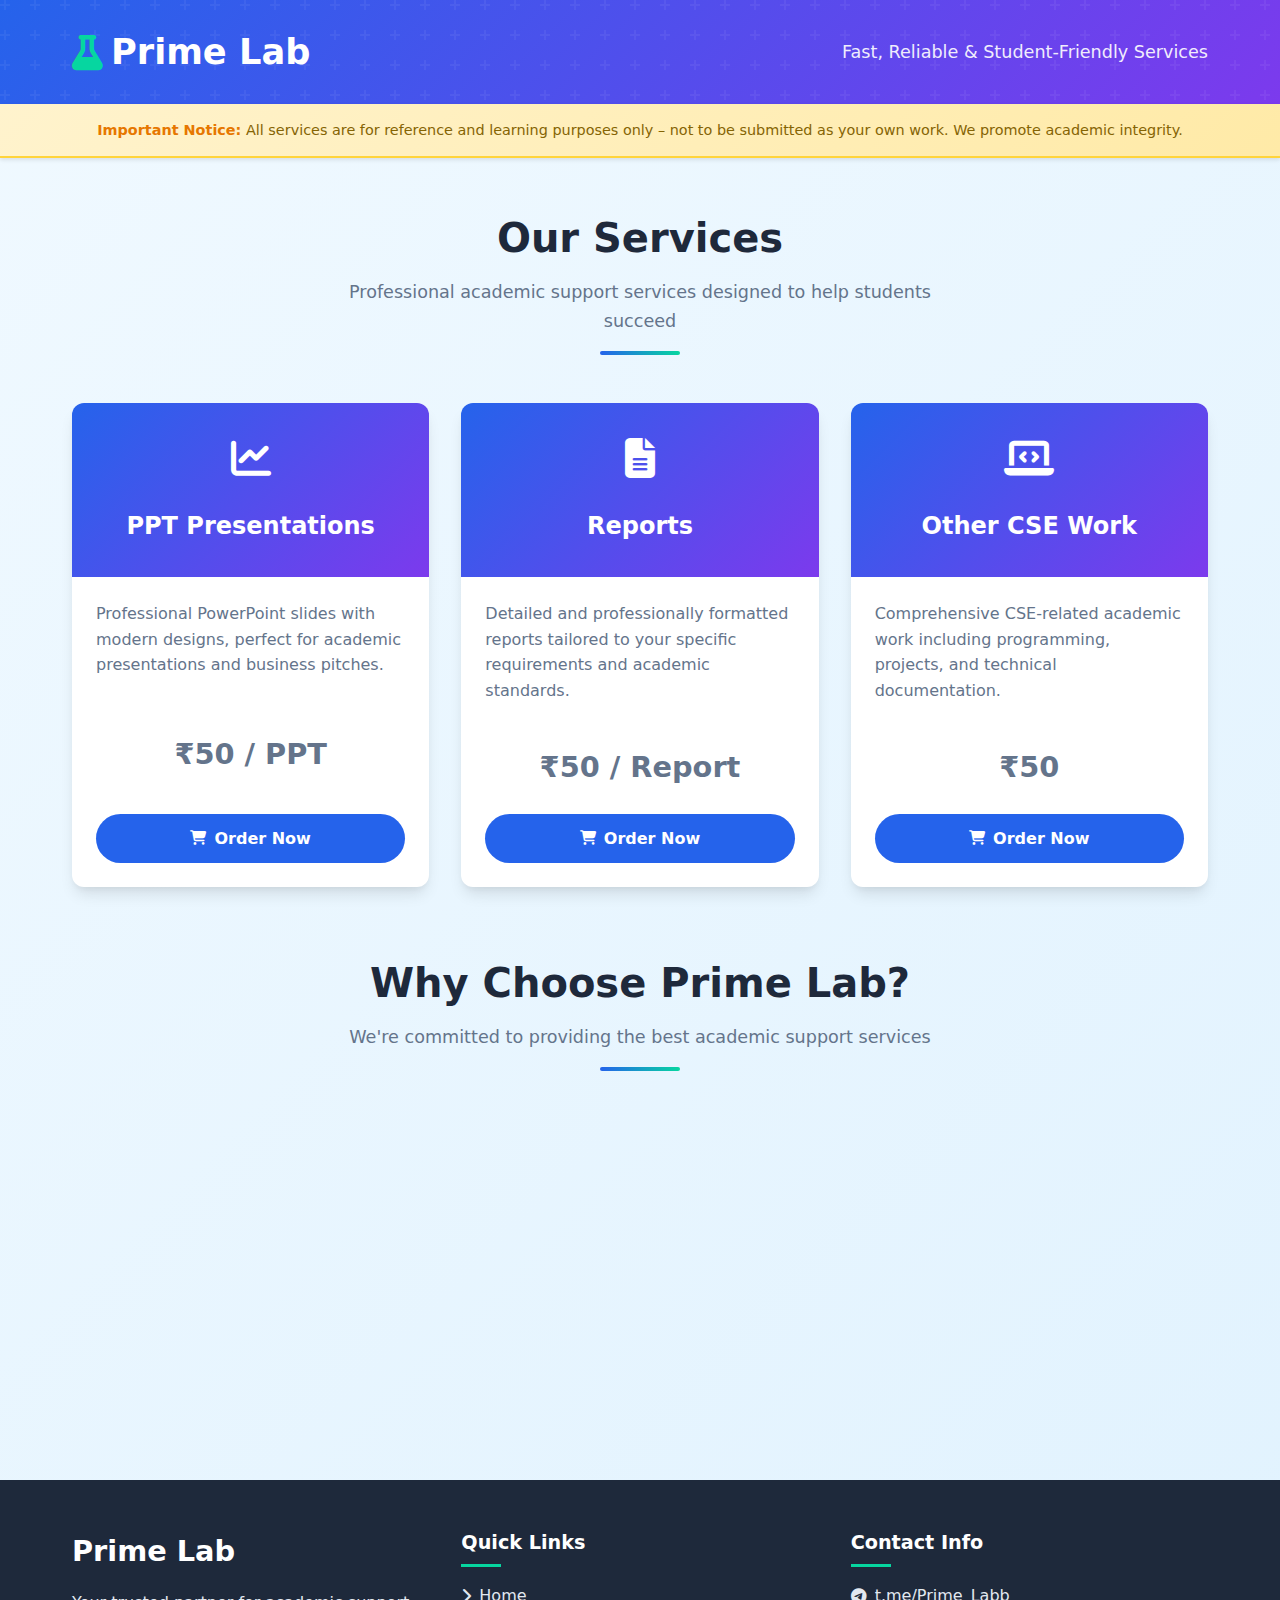
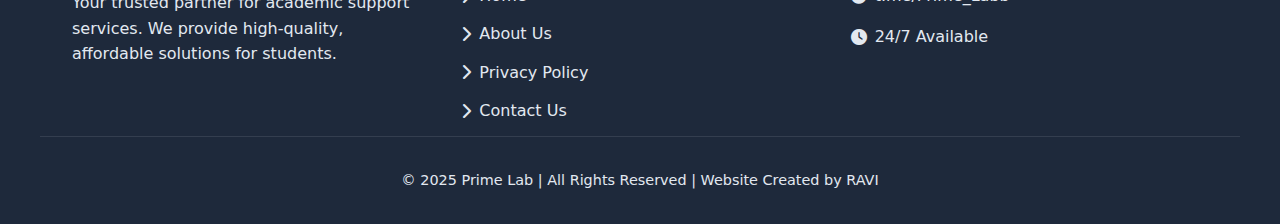
<file: index.html>
<!DOCTYPE html>
<html lang="en">
<head>
  <meta charset="UTF-8">
  <meta name="viewport" content="width=device-width, initial-scale=1.0">
  <title>Prime Lab - PPT & Reports</title>
  <link rel="stylesheet" href="style.css">
  <link rel="stylesheet" href="https://cdnjs.cloudflare.com/ajax/libs/font-awesome/6.4.0/css/all.min.css">
  
  <!-- Favicon -->
  <link rel="icon" type="image/png" href="primelab.png">
  <link rel="apple-touch-icon" href="primelab.png">
  <link rel="shortcut icon" href="primelab.png" type="image/png">
</head>
<body>
  <header>
    <div class="header-content">
      <a href="index.html" class="logo">
        <i class="fas fa-flask"></i>
        Prime Lab
      </a>
      <p class="tagline">Fast, Reliable &amp; Student-Friendly Services</p>
    </div>
  </header>

    <!-- Disclaimer Banner -->
  <div class="disclaimer">
    <div class="disclaimer-content">
      <div class="disclaimer-text">
        <strong>Important Notice:</strong> All services are for reference and learning purposes only – not to be submitted as your own work. We promote academic integrity.
      </div>
    </div>
  </div>

  <div class="container">
    <div class="section-title">
      <h2>Our Services</h2>
      <p>Professional academic support services designed to help students succeed</p>
    </div>

    <div class="cards-grid">
      <div class="card">
        <div class="card-header">
          <div class="card-icon">
            <i class="fas fa-chart-line"></i>
          </div>
          <h3>PPT Presentations</h3>
        </div>
        <div class="card-body">
          <p>Professional PowerPoint slides with modern designs, perfect for academic presentations and business pitches.</p>
          <p class="price">₹50 / PPT</p>
          <a class="btn" href="https://t.me/Prime_Labb?text=Hi%2C%20I%20want%20to%20order%20a%20PowerPoint%20presentation%20(%E2%82%B950%20per%20PPT).%20Topic%3A%20%5Bplease%20specify%5D.%20Number%20of%20slides%3A%20%5Bplease%20specify%5D.%20Thank%20you!">
            <i class="fas fa-shopping-cart"></i> Order Now
          </a>
        </div>
      </div>

      <div class="card">
        <div class="card-header">
          <div class="card-icon">
            <i class="fas fa-file-alt"></i>
          </div>
          <h3>Reports</h3>
        </div>
        <div class="card-body">
          <p>Detailed and professionally formatted reports tailored to your specific requirements and academic standards.</p>
          <p class="price">₹50 / Report</p>
          <a class="btn" href="https://t.me/Prime_Labb?text=Hi%2C%20I%20want%20to%20order%20a%20detailed%20report%20(%E2%82%B950%20per%20report).%20Topic%2Fsubject%3A%20%5Bplease%20specify%5D.%20Number%20of%20pages%3A%20%5Bplease%20specify%5D.%20Thank%20you!">
            <i class="fas fa-shopping-cart"></i> Order Now
          </a>
        </div>
      </div>

      <div class="card">
        <div class="card-header">
          <div class="card-icon">
            <i class="fas fa-laptop-code"></i>
          </div>
          <h3>Other CSE Work</h3>
        </div>
        <div class="card-body">
          <p>Comprehensive CSE-related academic work including programming, projects, and technical documentation.</p>
          <p class="price">₹50</p>
          <a class="btn" href="https://t.me/Prime_Labb?text=Hi%2C%20I%20want%20to%20order%20other%20CSE-related%20work%20(%E2%82%B950).%20Please%20let%20me%20know%20what%20details%20you%20need%20from%20me.%20Thank%20you!">
            <i class="fas fa-shopping-cart"></i> Order Now
          </a>
        </div>
      </div>
    </div>

    <div class="section-title">
      <h2>Why Choose Prime Lab?</h2>
      <p>We're committed to providing the best academic support services</p>
    </div>

    <div class="features">
      <div class="feature">
        <div class="feature-icon">
          <i class="fas fa-bolt"></i>
        </div>
        <h3>Fast Delivery</h3>
        <p>Get your work completed quickly without compromising on quality.</p>
      </div>
      <div class="feature">
        <div class="feature-icon">
          <i class="fas fa-rupee-sign"></i>
        </div>
        <h3>Affordable Pricing</h3>
        <p>Student-friendly rates that won't break your budget.</p>
      </div>
      <div class="feature">
        <div class="feature-icon">
          <i class="fas fa-award"></i>
        </div>
        <h3>Quality Work</h3>
        <p>Professional results that meet academic standards.</p>
      </div>
      <div class="feature">
        <div class="feature-icon">
          <i class="fas fa-headset"></i>
        </div>
        <h3>24/7 Support</h3>
        <p>We're here to help whenever you need assistance.</p>
      </div>
    </div>
  </div>

  <footer>
    <div class="footer-content">
      <div class="footer-about">
        <div class="footer-logo">Prime Lab</div>
        <p>Your trusted partner for academic support services. We provide high-quality, affordable solutions for students.</p>
      </div>
      <div class="footer-links">
        <h4>Quick Links</h4>
        <ul>
          <li><a href="index.html"><i class="fas fa-chevron-right"></i> Home</a></li>
          <li><a href="about.html"><i class="fas fa-chevron-right"></i> About Us</a></li>
          <li><a href="privacy.html"><i class="fas fa-chevron-right"></i> Privacy Policy</a></li>
          <li><a href="contact.html"><i class="fas fa-chevron-right"></i> Contact Us</a></li>
        </ul>
      </div>
      <div class="footer-contact">
        <h4>Contact Info</h4>
        <p><i class="fab fa-telegram"></i> t.me/Prime_Labb</p>
        <p><i class="fas fa-clock"></i> 24/7 Available</p>
      </div>
    </div>
    <div class="footer-bottom">
      <p>© 2025 Prime Lab | All Rights Reserved | Website Created by RAVI</p>
    </div>
  </footer>

  <script src="script.js"></script>
</body>
</html>
</file>
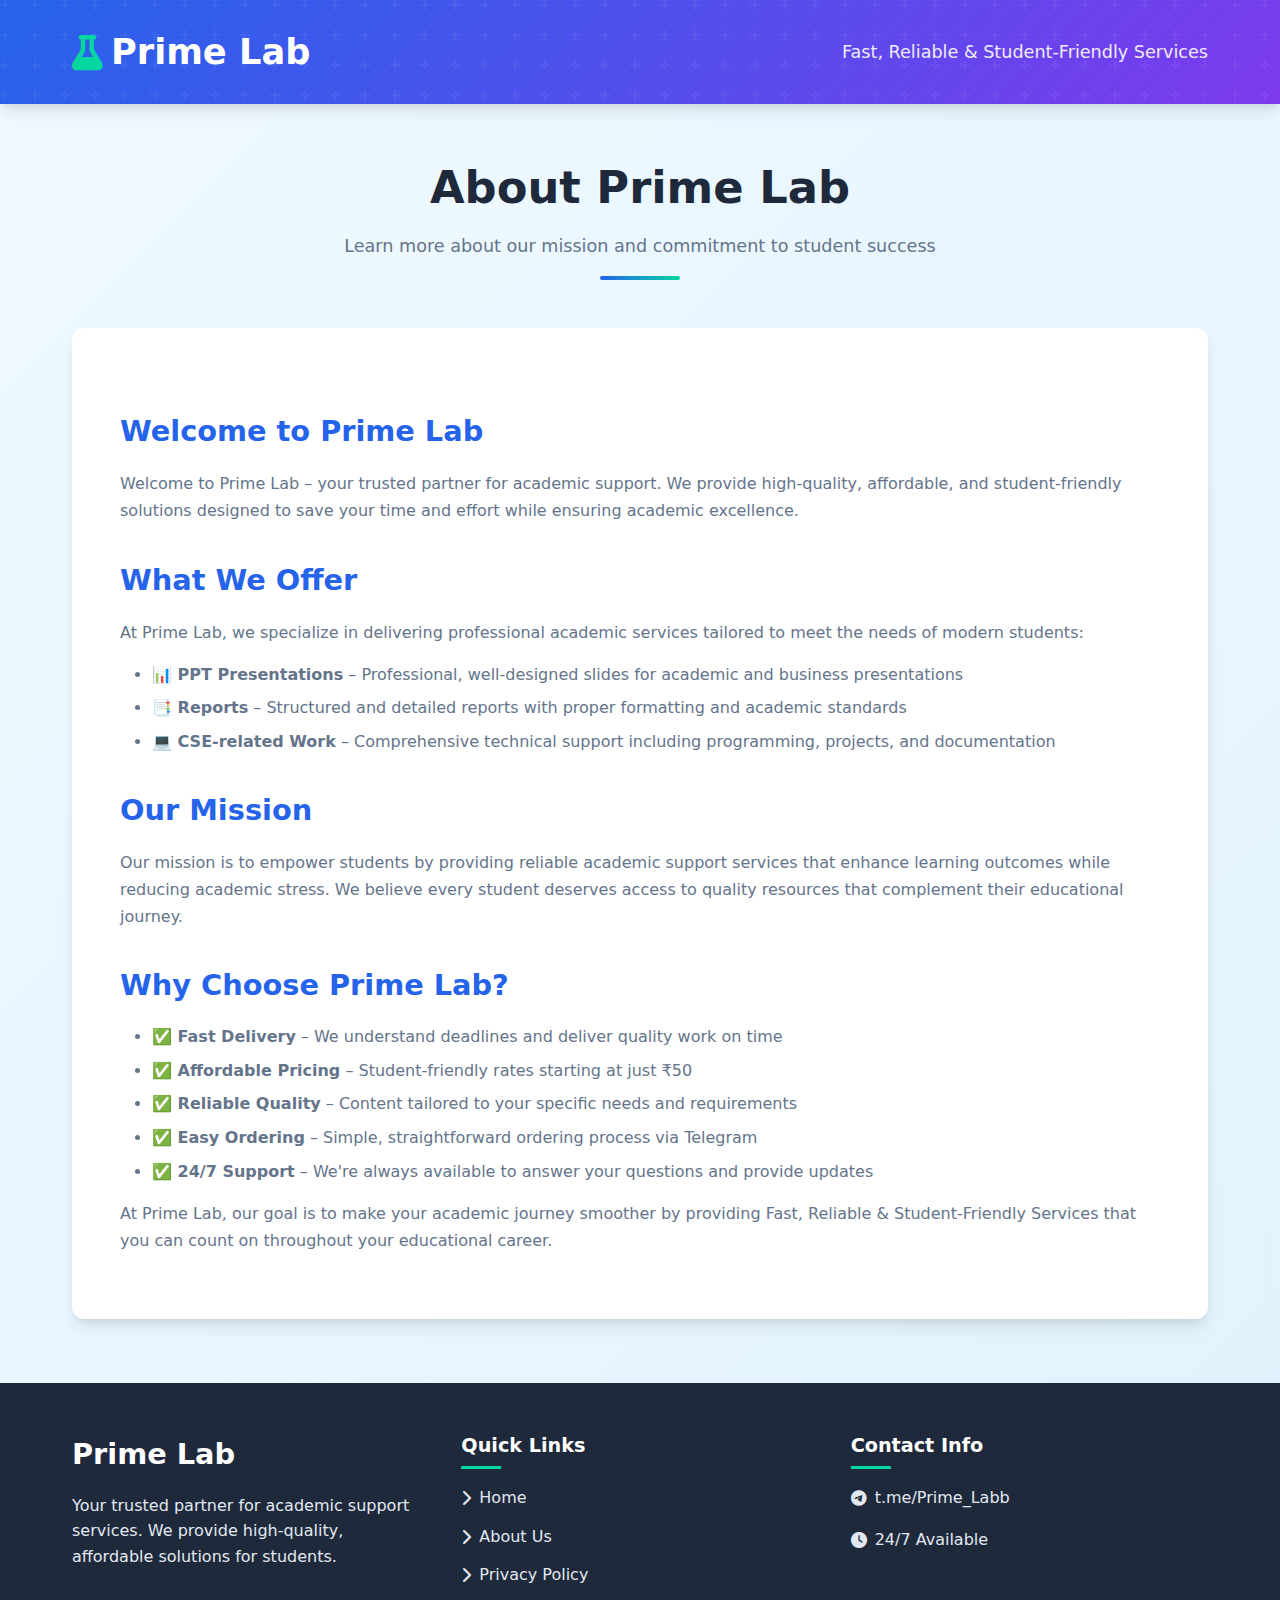
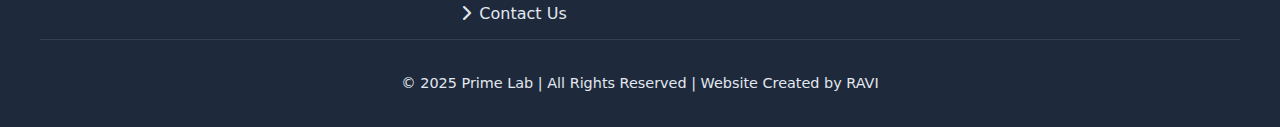
<file: about.html>
<!DOCTYPE html>
<html lang="en">
<head>
  <meta charset="UTF-8">
  <meta name="viewport" content="width=device-width, initial-scale=1.0">
  <title>About - Prime Lab</title>
  <link rel="stylesheet" href="style.css">
  <link rel="stylesheet" href="https://cdnjs.cloudflare.com/ajax/libs/font-awesome/6.4.0/css/all.min.css">
  
  <!-- Favicon -->
  <link rel="icon" type="image/png" href="primelab.png">
  <link rel="apple-touch-icon" href="primelab.png">
  <link rel="shortcut icon" href="primelab.png" type="image/png">
</head>
<body>
  <header>
    <div class="header-content">
      <a href="index.html" class="logo">
        <i class="fas fa-flask"></i>
        Prime Lab
      </a>
      <p class="tagline">Fast, Reliable &amp; Student-Friendly Services</p>
    </div>
  </header>

  <div class="container">
    <div class="section-title">
      <h1>About Prime Lab</h1>
      <p>Learn more about our mission and commitment to student success</p>
    </div>

    <div class="content">
      <h2>Welcome to Prime Lab</h2>
      <p>Welcome to Prime Lab – your trusted partner for academic support. We provide high-quality, affordable, and student-friendly solutions designed to save your time and effort while ensuring academic excellence.</p>

      <h2>What We Offer</h2>
      <p>At Prime Lab, we specialize in delivering professional academic services tailored to meet the needs of modern students:</p>
      <ul>
        <li><strong>📊 PPT Presentations</strong> – Professional, well-designed slides for academic and business presentations</li>
        <li><strong>📑 Reports</strong> – Structured and detailed reports with proper formatting and academic standards</li>
        <li><strong>💻 CSE-related Work</strong> – Comprehensive technical support including programming, projects, and documentation</li>
      </ul>

      <h2>Our Mission</h2>
      <p>Our mission is to empower students by providing reliable academic support services that enhance learning outcomes while reducing academic stress. We believe every student deserves access to quality resources that complement their educational journey.</p>

      <h2>Why Choose Prime Lab?</h2>
      <ul>
        <li><strong>✅ Fast Delivery</strong> – We understand deadlines and deliver quality work on time</li>
        <li><strong>✅ Affordable Pricing</strong> – Student-friendly rates starting at just ₹50</li>
        <li><strong>✅ Reliable Quality</strong> – Content tailored to your specific needs and requirements</li>
        <li><strong>✅ Easy Ordering</strong> – Simple, straightforward ordering process via Telegram</li>
        <li><strong>✅ 24/7 Support</strong> – We're always available to answer your questions and provide updates</li>
      </ul>

      <p>At Prime Lab, our goal is to make your academic journey smoother by providing Fast, Reliable & Student-Friendly Services that you can count on throughout your educational career.</p>
    </div>
  </div>

  <footer>
    <div class="footer-content">
      <div class="footer-about">
        <div class="footer-logo">Prime Lab</div>
        <p>Your trusted partner for academic support services. We provide high-quality, affordable solutions for students.</p>
      </div>
      <div class="footer-links">
        <h4>Quick Links</h4>
        <ul>
          <li><a href="index.html"><i class="fas fa-chevron-right"></i> Home</a></li>
          <li><a href="about.html"><i class="fas fa-chevron-right"></i> About Us</a></li>
          <li><a href="privacy.html"><i class="fas fa-chevron-right"></i> Privacy Policy</a></li>
          <li><a href="contact.html"><i class="fas fa-chevron-right"></i> Contact Us</a></li>
        </ul>
      </div>
      <div class="footer-contact">
        <h4>Contact Info</h4>
        <p><i class="fab fa-telegram"></i> t.me/Prime_Labb</p>
        <p><i class="fas fa-clock"></i> 24/7 Available</p>
      </div>
    </div>
    <div class="footer-bottom">
      <p>© 2025 Prime Lab | All Rights Reserved | Website Created by RAVI</p>
    </div>
  </footer>

  <script src="script.js"></script>
</body>
</html>
</file>
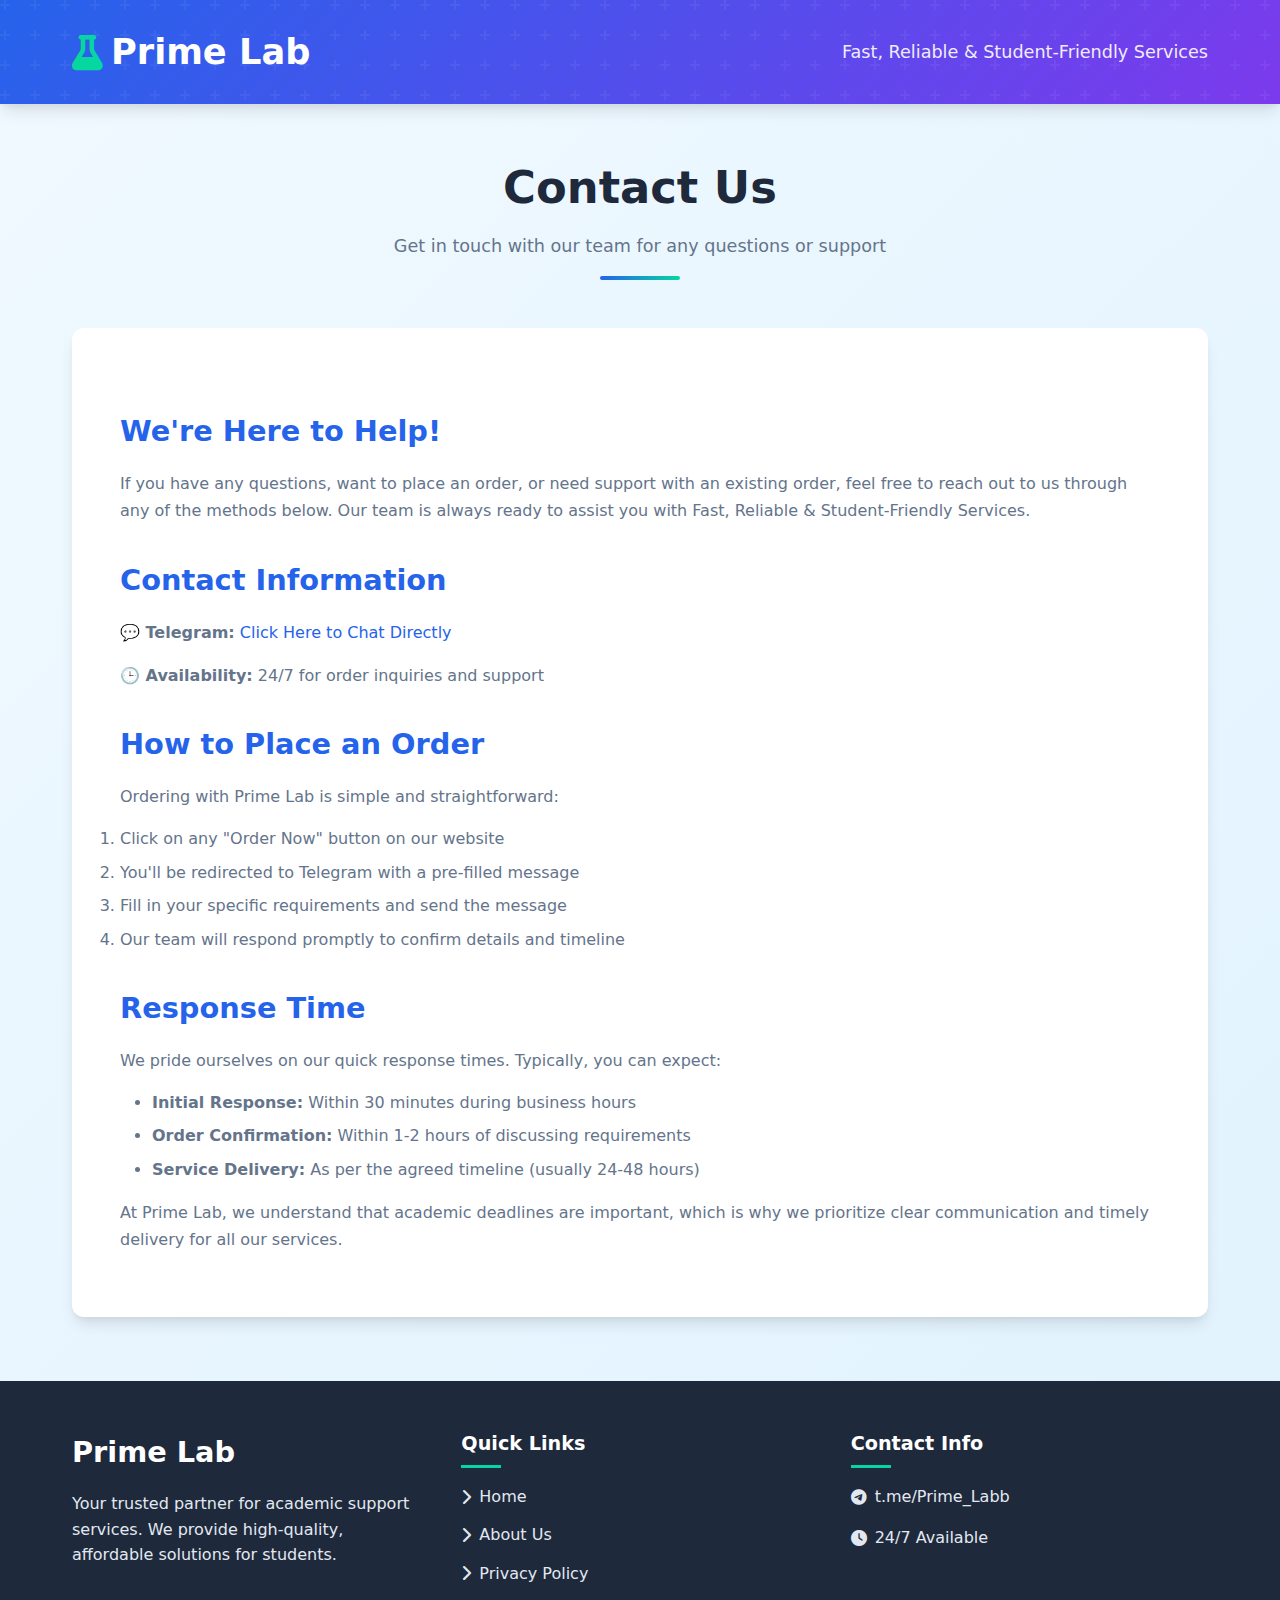
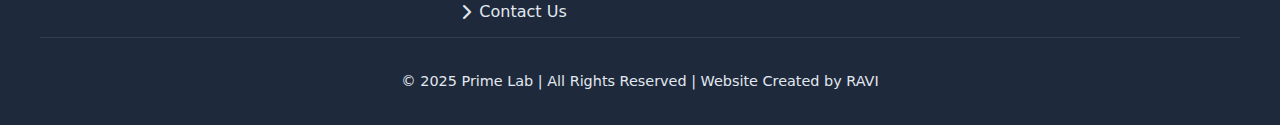
<file: contact.html>
<!DOCTYPE html>
<html lang="en">
<head>
  <meta charset="UTF-8">
  <meta name="viewport" content="width=device-width, initial-scale=1.0">
  <title>Contact Us - Prime Lab</title>
  <link rel="stylesheet" href="style.css">
  <link rel="stylesheet" href="https://cdnjs.cloudflare.com/ajax/libs/font-awesome/6.4.0/css/all.min.css">
  
  <!-- Favicon -->
  <link rel="icon" type="image/png" href="primelab.png">
  <link rel="apple-touch-icon" href="primelab.png">
  <link rel="shortcut icon" href="primelab.png" type="image/png">
</head>
<body>
  <header>
    <div class="header-content">
      <a href="index.html" class="logo">
        <i class="fas fa-flask"></i>
        Prime Lab
      </a>
      <p class="tagline">Fast, Reliable &amp; Student-Friendly Services</p>
    </div>
  </header>

  <div class="container">
    <div class="section-title">
      <h1>Contact Us</h1>
      <p>Get in touch with our team for any questions or support</p>
    </div>

    <div class="content">
      <h2>We're Here to Help!</h2>
      <p>If you have any questions, want to place an order, or need support with an existing order, feel free to reach out to us through any of the methods below. Our team is always ready to assist you with Fast, Reliable & Student-Friendly Services.</p>

      <h2>Contact Information</h2>
      <p><strong>💬 Telegram:</strong> <a href="https://t.me/Prime_Labb">Click Here to Chat Directly</a></p>
      <p><strong>🕒 Availability:</strong> 24/7 for order inquiries and support</p>

      <h2>How to Place an Order</h2>
      <p>Ordering with Prime Lab is simple and straightforward:</p>
      <ol>
        <li>Click on any "Order Now" button on our website</li>
        <li>You'll be redirected to Telegram with a pre-filled message</li>
        <li>Fill in your specific requirements and send the message</li>
        <li>Our team will respond promptly to confirm details and timeline</li>
      </ol>

      <h2>Response Time</h2>
      <p>We pride ourselves on our quick response times. Typically, you can expect:</p>
      <ul>
        <li><strong>Initial Response:</strong> Within 30 minutes during business hours</li>
        <li><strong>Order Confirmation:</strong> Within 1-2 hours of discussing requirements</li>
        <li><strong>Service Delivery:</strong> As per the agreed timeline (usually 24-48 hours)</li>
      </ul>

      <p>At Prime Lab, we understand that academic deadlines are important, which is why we prioritize clear communication and timely delivery for all our services.</p>
    </div>
  </div>

  <footer>
    <div class="footer-content">
      <div class="footer-about">
        <div class="footer-logo">Prime Lab</div>
        <p>Your trusted partner for academic support services. We provide high-quality, affordable solutions for students.</p>
      </div>
      <div class="footer-links">
        <h4>Quick Links</h4>
        <ul>
          <li><a href="index.html"><i class="fas fa-chevron-right"></i> Home</a></li>
          <li><a href="about.html"><i class="fas fa-chevron-right"></i> About Us</a></li>
          <li><a href="privacy.html"><i class="fas fa-chevron-right"></i> Privacy Policy</a></li>
          <li><a href="contact.html"><i class="fas fa-chevron-right"></i> Contact Us</a></li>
        </ul>
      </div>
      <div class="footer-contact">
        <h4>Contact Info</h4>
        <p><i class="fab fa-telegram"></i> t.me/Prime_Labb</p>
        <p><i class="fas fa-clock"></i> 24/7 Available</p>
      </div>
    </div>
    <div class="footer-bottom">
      <p>© 2025 Prime Lab | All Rights Reserved | Website Created by RAVI</p>
    </div>
  </footer>

  <script src="script.js"></script>
</body>
</html>
</file>
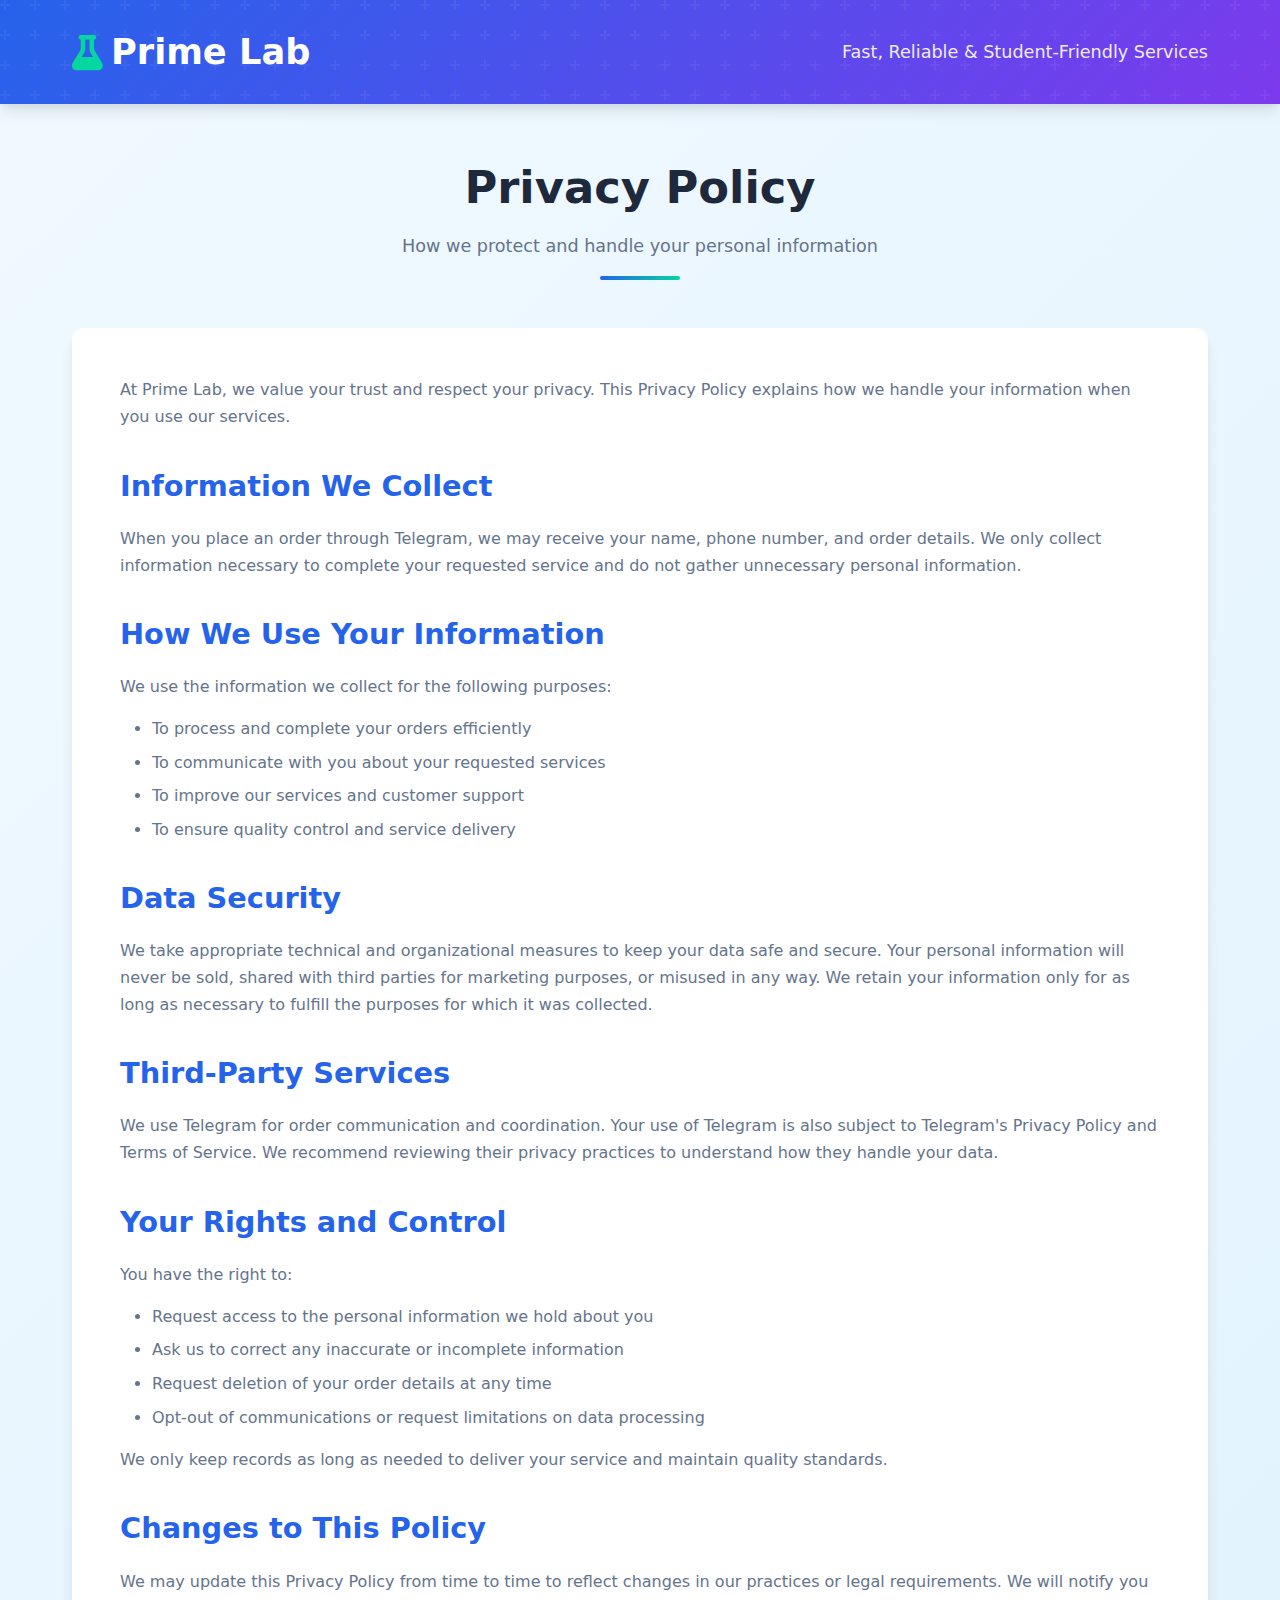
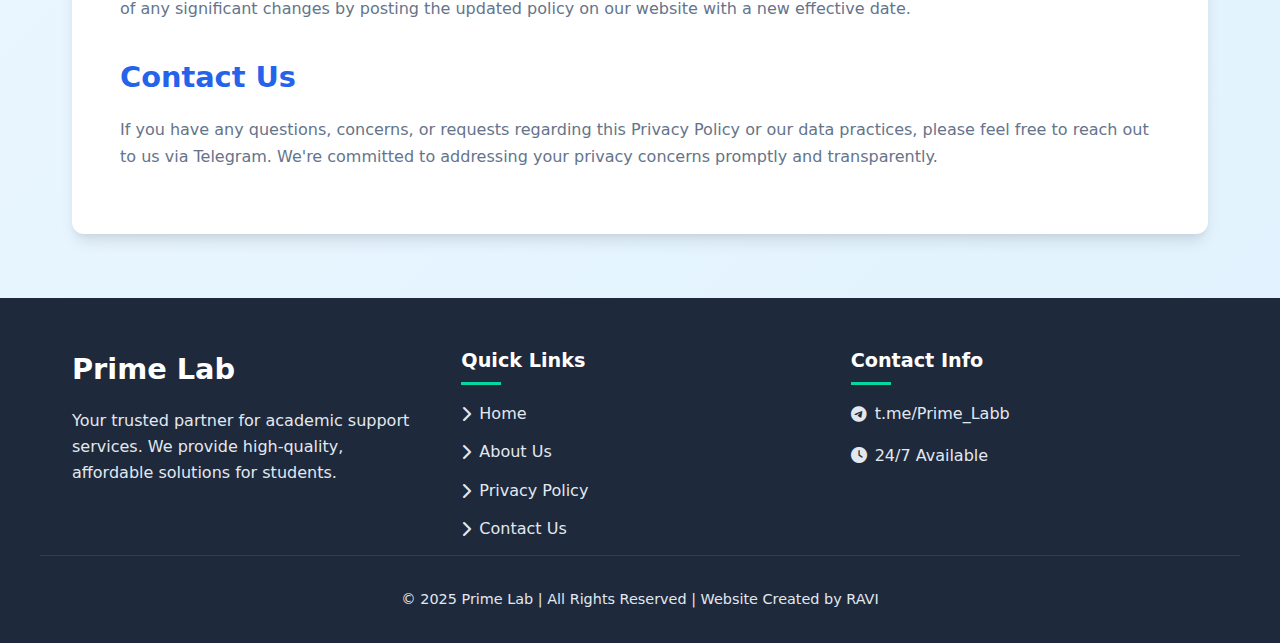
<file: privacy.html>
<!DOCTYPE html>
<html lang="en">
<head>
  <meta charset="UTF-8">
  <meta name="viewport" content="width=device-width, initial-scale=1.0">
  <title>Privacy Policy - Prime Lab</title>
  <link rel="stylesheet" href="style.css">
  <link rel="stylesheet" href="https://cdnjs.cloudflare.com/ajax/libs/font-awesome/6.4.0/css/all.min.css">
  
  <!-- Favicon -->
  <link rel="icon" type="image/png" href="primelab.png">
  <link rel="apple-touch-icon" href="primelab.png">
  <link rel="shortcut icon" href="primelab.png" type="image/png">
</head>
<body>
  <header>
    <div class="header-content">
      <a href="index.html" class="logo">
        <i class="fas fa-flask"></i>
        Prime Lab
      </a>
      <p class="tagline">Fast, Reliable &amp; Student-Friendly Services</p>
    </div>
  </header>

  <div class="container">
    <div class="section-title">
      <h1>Privacy Policy</h1>
      <p>How we protect and handle your personal information</p>
    </div>

    <div class="content">
      <p>At Prime Lab, we value your trust and respect your privacy. This Privacy Policy explains how we handle your information when you use our services.</p>

      <h2>Information We Collect</h2>
      <p>When you place an order through Telegram, we may receive your name, phone number, and order details. We only collect information necessary to complete your requested service and do not gather unnecessary personal information.</p>

      <h2>How We Use Your Information</h2>
      <p>We use the information we collect for the following purposes:</p>
      <ul>
        <li>To process and complete your orders efficiently</li>
        <li>To communicate with you about your requested services</li>
        <li>To improve our services and customer support</li>
        <li>To ensure quality control and service delivery</li>
      </ul>

      <h2>Data Security</h2>
      <p>We take appropriate technical and organizational measures to keep your data safe and secure. Your personal information will never be sold, shared with third parties for marketing purposes, or misused in any way. We retain your information only for as long as necessary to fulfill the purposes for which it was collected.</p>

      <h2>Third-Party Services</h2>
      <p>We use Telegram for order communication and coordination. Your use of Telegram is also subject to Telegram's Privacy Policy and Terms of Service. We recommend reviewing their privacy practices to understand how they handle your data.</p>

      <h2>Your Rights and Control</h2>
      <p>You have the right to:</p>
      <ul>
        <li>Request access to the personal information we hold about you</li>
        <li>Ask us to correct any inaccurate or incomplete information</li>
        <li>Request deletion of your order details at any time</li>
        <li>Opt-out of communications or request limitations on data processing</li>
      </ul>
      <p>We only keep records as long as needed to deliver your service and maintain quality standards.</p>

      <h2>Changes to This Policy</h2>
      <p>We may update this Privacy Policy from time to time to reflect changes in our practices or legal requirements. We will notify you of any significant changes by posting the updated policy on our website with a new effective date.</p>

      <h2>Contact Us</h2>
      <p>If you have any questions, concerns, or requests regarding this Privacy Policy or our data practices, please feel free to reach out to us via Telegram. We're committed to addressing your privacy concerns promptly and transparently.</p>
    </div>
  </div>

  <footer>
    <div class="footer-content">
      <div class="footer-about">
        <div class="footer-logo">Prime Lab</div>
        <p>Your trusted partner for academic support services. We provide high-quality, affordable solutions for students.</p>
      </div>
      <div class="footer-links">
        <h4>Quick Links</h4>
        <ul>
          <li><a href="index.html"><i class="fas fa-chevron-right"></i> Home</a></li>
          <li><a href="about.html"><i class="fas fa-chevron-right"></i> About Us</a></li>
          <li><a href="privacy.html"><i class="fas fa-chevron-right"></i> Privacy Policy</a></li>
          <li><a href="contact.html"><i class="fas fa-chevron-right"></i> Contact Us</a></li>
        </ul>
      </div>
      <div class="footer-contact">
        <h4>Contact Info</h4>
        <p><i class="fab fa-telegram"></i> t.me/Prime_Labb</p>
        <p><i class="fas fa-clock"></i> 24/7 Available</p>
      </div>
    </div>
    <div class="footer-bottom">
      <p>© 2025 Prime Lab | All Rights Reserved | Website Created by RAVI</p>
    </div>
  </footer>

  <script src="script.js"></script>
</body>
</html>
</file>
<file: style.css>
/* Modern CSS Reset & Variables */
:root {
  --primary: #2563eb;
  --primary-dark: #1d4ed8;
  --secondary: #7c3aed;
  --accent: #06d6a0;
  --dark: #1e293b;
  --light: #f8fafc;
  --gray: #64748b;
  --gray-light: #e2e8f0;
  --shadow: 0 10px 15px -3px rgba(0, 0, 0, 0.1), 0 4px 6px -2px rgba(0, 0, 0, 0.05);
  --radius: 12px;
  --transition: all 0.3s cubic-bezier(0.4, 0, 0.2, 1);
}

* {
  margin: 0;
  padding: 0;
  box-sizing: border-box;
}

body {
  font-family: 'Segoe UI', system-ui, -apple-system, sans-serif;
  line-height: 1.6;
  color: var(--dark);
  background: linear-gradient(135deg, #f0f9ff 0%, #e0f2fe 100%);
  min-height: 100vh;
}

/* Header Styles */
header {
  background: linear-gradient(135deg, var(--primary) 0%, var(--secondary) 100%);
  color: white;
  padding: 1.5rem 0;
  box-shadow: var(--shadow);
  position: relative;
  overflow: hidden;
}

header::before {
  content: '';
  position: absolute;
  top: 0;
  left: 0;
  right: 0;
  bottom: 0;
  background: url("data:image/svg+xml,%3Csvg width='60' height='60' viewBox='0 0 60 60' xmlns='http://www.w3.org/2000/svg'%3E%3Cg fill='none' fill-rule='evenodd'%3E%3Cg fill='%23ffffff' fill-opacity='0.05'%3E%3Cpath d='M36 34v-4h-2v4h-4v2h4v4h2v-4h4v-2h-4zm0-30V0h-2v4h-4v2h4v4h2V6h4V4h-4zM6 34v-4H4v4H0v2h4v4h2v-4h4v-2H6zM6 4V0H4v4H0v2h4v4h2V6h4V4H6z'/%3E%3C/g%3E%3C/g%3E%3C/svg%3E");
}

.header-content {
  max-width: 1200px;
  margin: 0 auto;
  padding: 0 2rem;
  display: flex;
  justify-content: space-between;
  align-items: center;
  position: relative;
  z-index: 1;
}

.logo {
  font-size: 2.2rem;
  font-weight: 700;
  color: white;
  text-decoration: none;
  display: flex;
  align-items: center;
  gap: 0.5rem;
}

.logo i {
  color: var(--accent);
}

.tagline {
  font-size: 1.1rem;
  opacity: 0.9;
  font-weight: 400;
}

/* Main Content */
.container {
  max-width: 1200px;
  margin: 3rem auto;
  padding: 0 2rem;
}

.section-title {
  text-align: center;
  margin-bottom: 3rem;
  position: relative;
}

.section-title h1 {
  font-size: 2.8rem;
  color: var(--dark);
  margin-bottom: 0.5rem;
}

.section-title h2 {
  font-size: 2.5rem;
  color: var(--dark);
  margin-bottom: 0.5rem;
}

.section-title p {
  color: var(--gray);
  font-size: 1.1rem;
  max-width: 600px;
  margin: 0 auto;
}

.section-title::after {
  content: '';
  display: block;
  width: 80px;
  height: 4px;
  background: linear-gradient(to right, var(--primary), var(--accent));
  margin: 1rem auto;
  border-radius: 2px;
}

/* Cards Grid */
.cards-grid {
  display: grid;
  grid-template-columns: repeat(auto-fit, minmax(300px, 1fr));
  gap: 2rem;
  margin-bottom: 4rem;
}

.card {
  background: white;
  border-radius: var(--radius);
  overflow: hidden;
  box-shadow: var(--shadow);
  transition: var(--transition);
  position: relative;
  display: flex;
  flex-direction: column;
  height: 100%;
}

.card:hover {
  transform: translateY(-10px);
  box-shadow: 0 20px 25px -5px rgba(0, 0, 0, 0.1), 0 10px 10px -5px rgba(0, 0, 0, 0.04);
}

.card-header {
  padding: 1.5rem;
  background: linear-gradient(135deg, var(--primary) 0%, var(--secondary) 100%);
  color: white;
  text-align: center;
}

.card-icon {
  font-size: 2.5rem;
  margin-bottom: 1rem;
}

.card-header h3 {
  font-size: 1.5rem;
  margin-bottom: 0.5rem;
}

.card-body {
  padding: 1.5rem;
  flex-grow: 1;
  display: flex;
  flex-direction: column;
}

.card-body p {
  color: var(--gray);
  margin-bottom: 1.5rem;
  flex-grow: 1;
}

.price {
  font-size: 1.8rem;
  font-weight: 700;
  color: var(--primary);
  margin: 1rem 0;
  text-align: center;
}

.btn {
  display: inline-flex;
  align-items: center;
  justify-content: center;
  gap: 0.5rem;
  background: var(--primary);
  color: white;
  padding: 0.75rem 1.5rem;
  border-radius: 50px;
  text-decoration: none;
  font-weight: 600;
  transition: var(--transition);
  border: none;
  cursor: pointer;
  text-align: center;
  margin-top: auto;
}

.btn:hover {
  background: var(--primary-dark);
  transform: translateY(-2px);
  box-shadow: 0 4px 12px rgba(37, 99, 235, 0.3);
}

.btn i {
  font-size: 0.9rem;
}

/* Content Pages */
.content {
  background: white;
  border-radius: var(--radius);
  padding: 3rem;
  box-shadow: var(--shadow);
  margin-bottom: 3rem;
}

.content h1 {
  color: var(--dark);
  margin-bottom: 1.5rem;
  font-size: 2.5rem;
}

.content h2 {
  color: var(--primary);
  margin: 2rem 0 1rem;
  font-size: 1.8rem;
}

.content p {
  color: var(--gray);
  margin-bottom: 1rem;
  line-height: 1.7;
}

.content ul {
  margin: 1rem 0;
  padding-left: 2rem;
}

.content li {
  color: var(--gray);
  margin-bottom: 0.5rem;
  line-height: 1.6;
}

.content a {
  color: var(--primary);
  text-decoration: none;
  transition: var(--transition);
}

.content a:hover {
  color: var(--primary-dark);
  text-decoration: underline;
}

/* Features Section */
.features {
  display: grid;
  grid-template-columns: repeat(auto-fit, minmax(250px, 1fr));
  gap: 2rem;
  margin: 4rem 0;
}

.feature {
  text-align: center;
  padding: 2rem 1.5rem;
  background: white;
  border-radius: var(--radius);
  box-shadow: var(--shadow);
  transition: var(--transition);
}

.feature:hover {
  transform: translateY(-5px);
}

.feature-icon {
  width: 70px;
  height: 70px;
  background: linear-gradient(135deg, var(--primary) 0%, var(--accent) 100%);
  border-radius: 50%;
  display: flex;
  align-items: center;
  justify-content: center;
  margin: 0 auto 1.5rem;
  color: white;
  font-size: 1.8rem;
}

.feature h3 {
  margin-bottom: 1rem;
  color: var(--dark);
}

.feature p {
  color: var(--gray);
}

/* Footer */
footer {
  background: var(--dark);
  color: white;
  padding: 3rem 0 2rem;
  margin-top: 4rem;
}

.footer-content {
  max-width: 1200px;
  margin: 0 auto;
  padding: 0 2rem;
  display: grid;
  grid-template-columns: repeat(auto-fit, minmax(250px, 1fr));
  gap: 2rem;
}

.footer-logo {
  font-size: 1.8rem;
  font-weight: 700;
  margin-bottom: 1rem;
  color: white;
}

.footer-about p {
  color: var(--gray-light);
  margin-bottom: 1.5rem;
}

.footer-links h4, .footer-contact h4 {
  margin-bottom: 1.5rem;
  font-size: 1.2rem;
  position: relative;
}

.footer-links h4::after, .footer-contact h4::after {
  content: '';
  position: absolute;
  left: 0;
  bottom: -8px;
  width: 40px;
  height: 3px;
  background: var(--accent);
}

.footer-links ul {
  list-style: none;
}

.footer-links li {
  margin-bottom: 0.8rem;
}

.footer-links a {
  color: var(--gray-light);
  text-decoration: none;
  transition: var(--transition);
  display: flex;
  align-items: center;
  gap: 0.5rem;
}

.footer-links a:hover {
  color: white;
  transform: translateX(5px);
}

.footer-contact p {
  color: var(--gray-light);
  margin-bottom: 1rem;
  display: flex;
  align-items: center;
  gap: 0.5rem;
}


.footer-bottom {
  max-width: 1200px;
  margin: 0 auto;
  padding: 2rem 2rem 0;
  border-top: 1px solid rgba(255, 255, 255, 0.1);
  text-align: center;
  color: var(--gray-light);
  font-size: 0.9rem;
}

/* Responsive Design */
@media (max-width: 768px) {
  .header-content {
    flex-direction: column;
    text-align: center;
    gap: 1rem;
  }
  
  .logo {
    font-size: 1.8rem;
  }
  
  .section-title h1 {
    font-size: 2.2rem;
  }
  
  .section-title h2 {
    font-size: 2rem;
  }
  
  .cards-grid {
    grid-template-columns: 1fr;
  }
  
  .content {
    padding: 2rem;
  }
  
  .footer-content {
    grid-template-columns: 1fr;
  }
}

/* Animation for cards */
@keyframes fadeInUp {
  from {
    opacity: 0;
    transform: translateY(20px);
  }
  to {
    opacity: 1;
    transform: translateY(0);
  }
}

.card {
  animation: fadeInUp 0.5s ease forwards;
}

.card:nth-child(2) {
  animation-delay: 0.1s;
}

.card:nth-child(3) {
  animation-delay: 0.2s;
}


/* Disclaimer Styles */
.disclaimer {
  background: linear-gradient(135deg, #fff3cd 0%, #ffeaa7 100%);
  color: #856404;
  padding: 1rem 2rem;
  text-align: center;
  font-size: 0.9rem;
  border-bottom: 2px solid #ffd43b;
  position: relative;
  z-index: 100;
  box-shadow: 0 2px 4px rgba(0,0,0,0.1);
}

.disclaimer-content {
  max-width: 1200px;
  margin: 0 auto;
  display: flex;
  align-items: center;
  justify-content: center;
  gap: 1rem;
}

.disclaimer-text {
  font-weight: 500;
  line-height: 1.4;
}

.disclaimer strong {
  font-weight: 700;
  color: #e67700;
}

/* Responsive Disclaimer */
@media (max-width: 768px) {
  .disclaimer {
    padding: 0.8rem 1rem;
  }
  
  .disclaimer-content {
    flex-direction: column;
    gap: 0.5rem;
  }
  
  .disclaimer-text {
    font-size: 0.8rem;
  }
}
</file>
